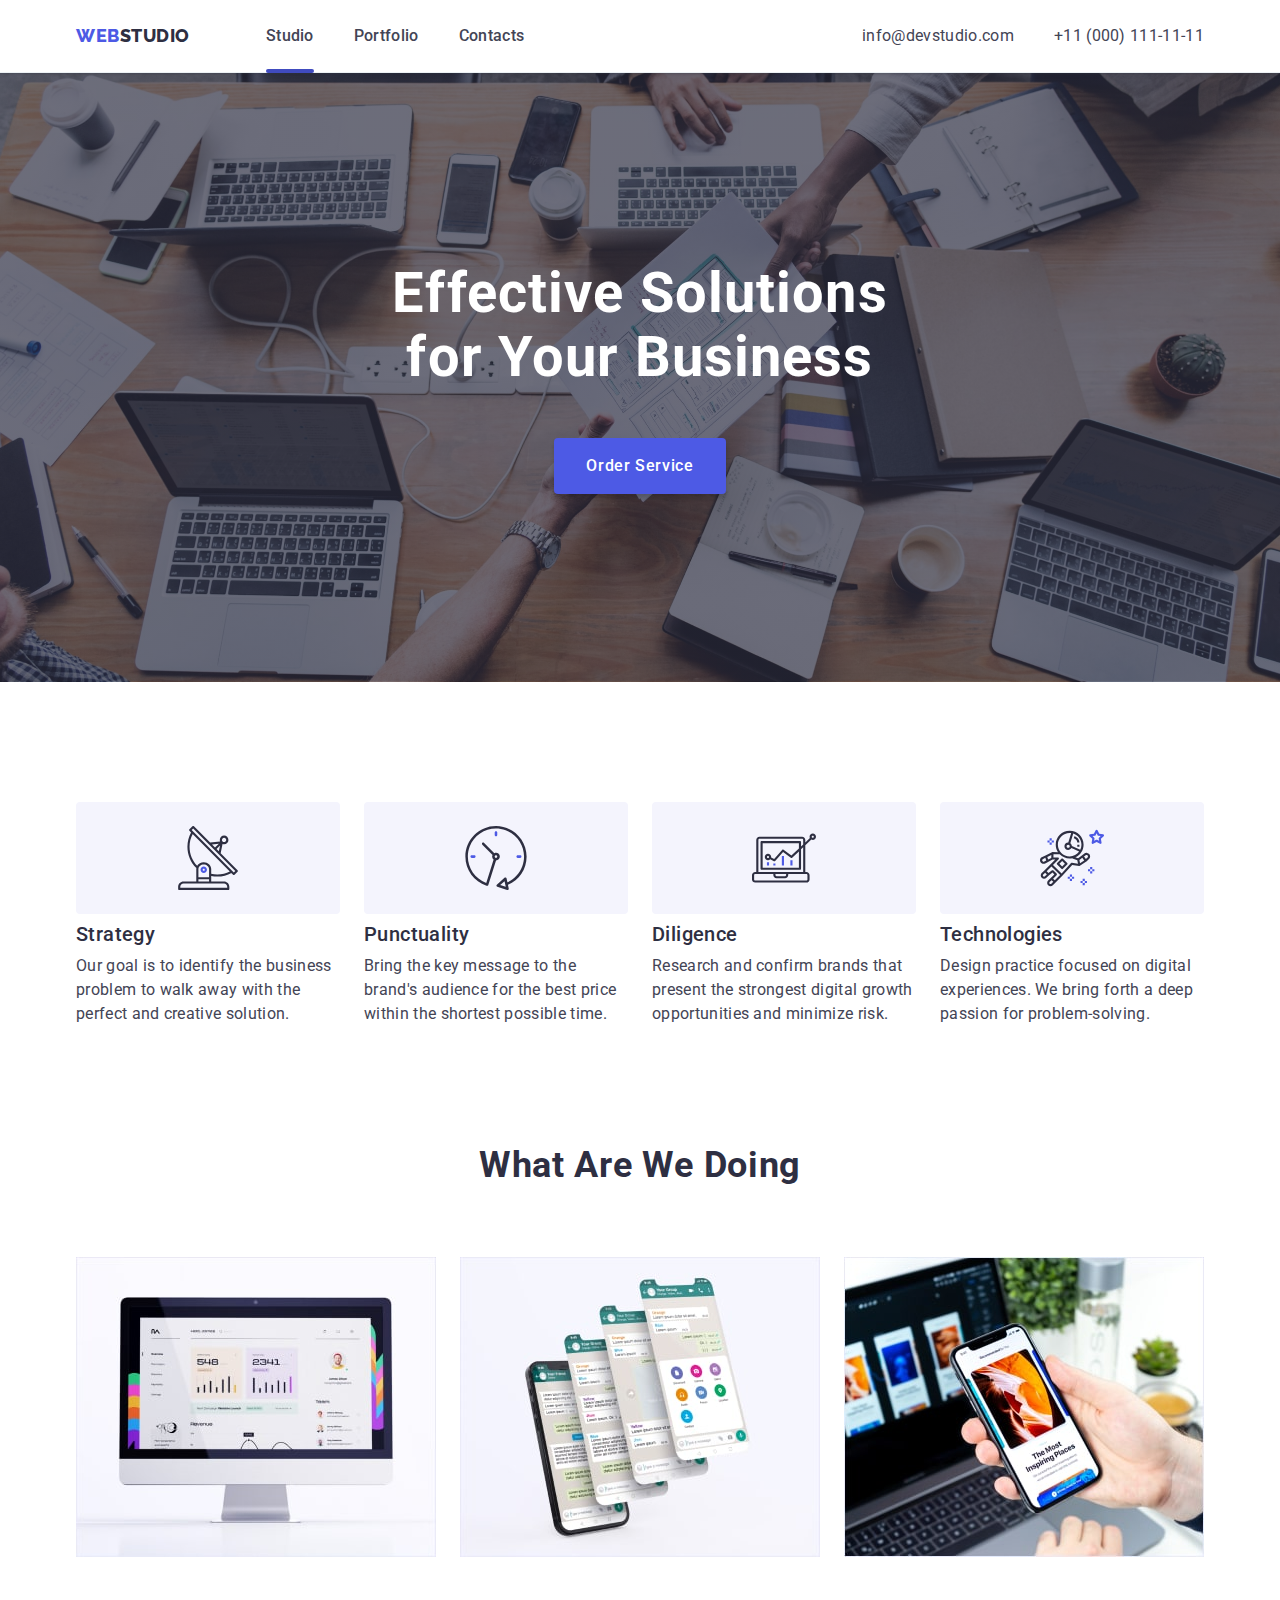
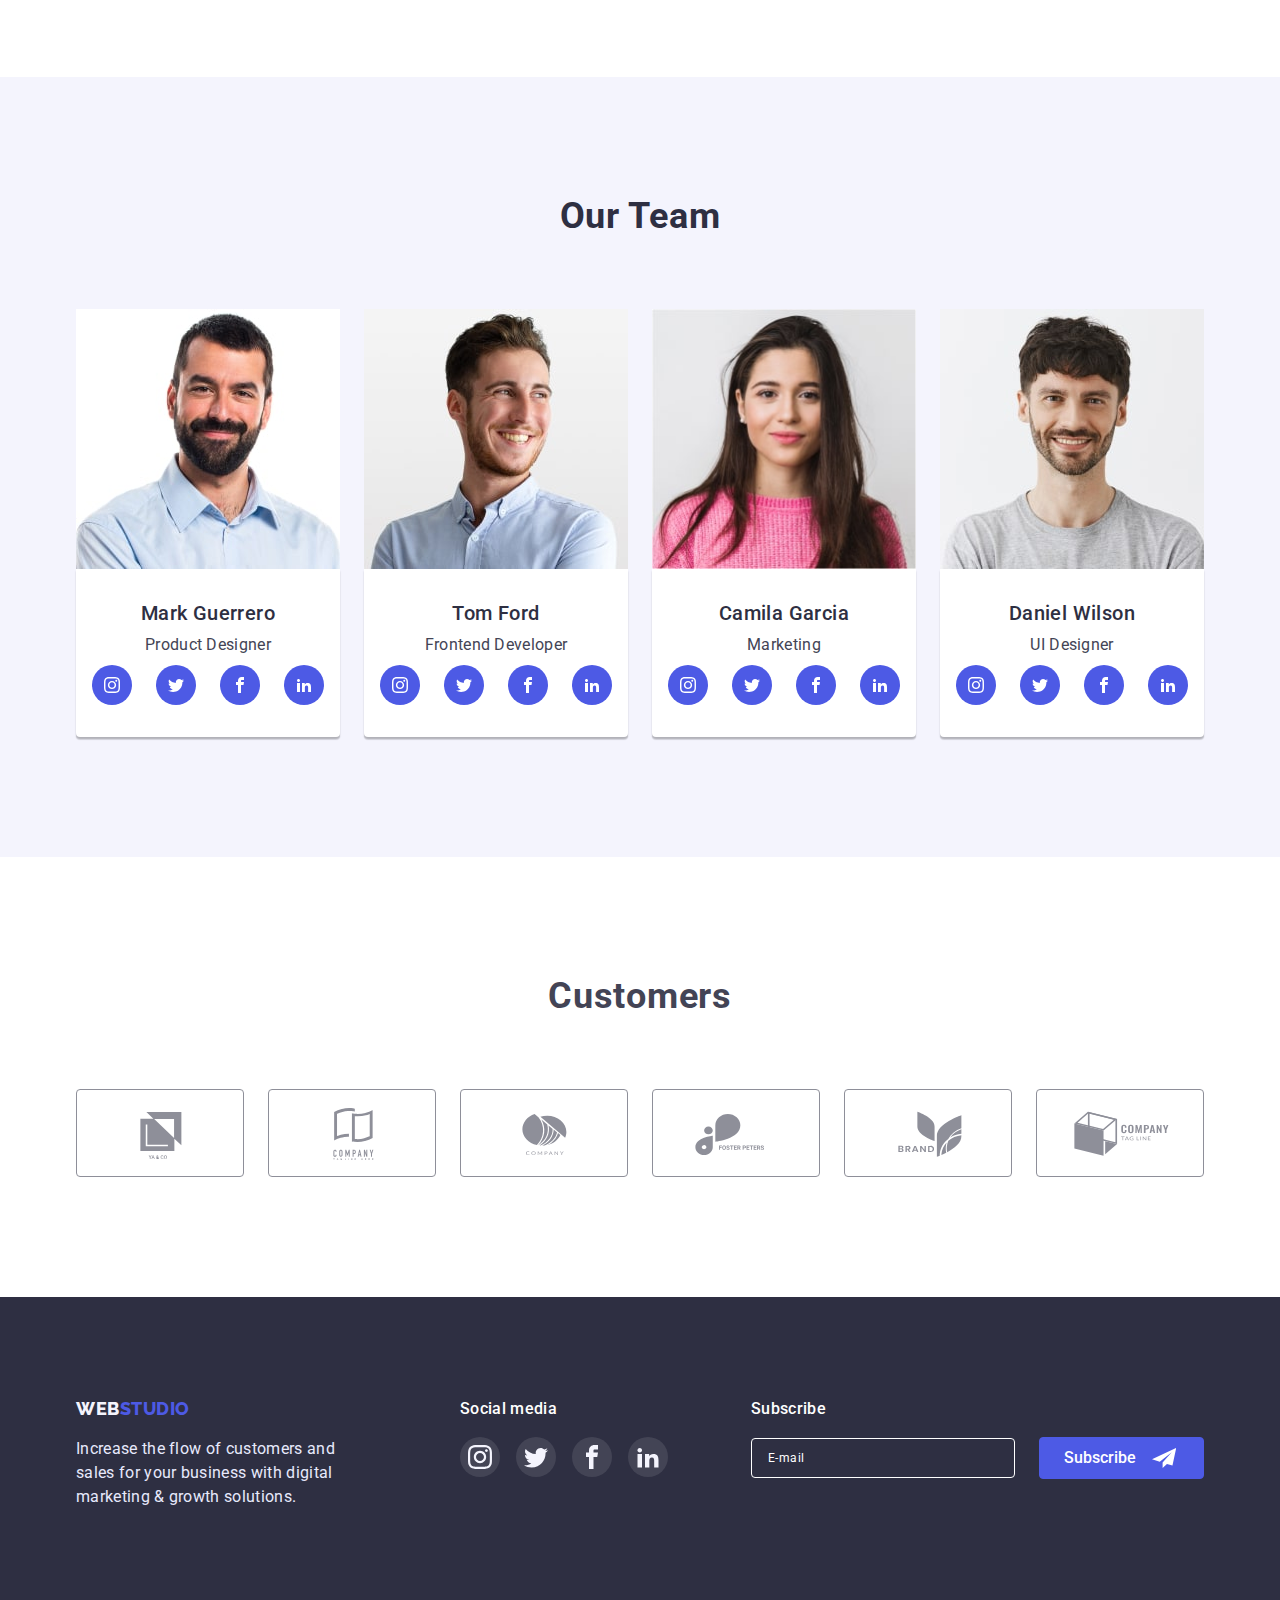
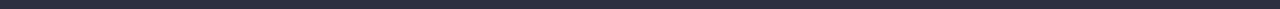
<file: index.html>
<!DOCTYPE html>
<html lang="en">
  <head>
    <meta charset="UTF-8" />
    <meta http-equiv="X-UA-Compatible" content="IE=edge" />
    <meta name="viewport" content="width=device-width, initial-scale=1.0" />
    <title>Document</title>
    <link
      rel="stylesheet"
      href="https://cdnjs.cloudflare.com/ajax/libs/modern-normalize/1.1.0/modern-normalize.css"
      integrity="sha512-Y0MM+V6ymRKN2zStTqzQ227DWhhp4Mzdo6gnlRnuaNCbc+YN/ZH0sBCLTM4M0oSy9c9VKiCvd4Jk44aCLrNS5Q=="
      crossorigin="anonymous"
      referrerpolicy="no-referrer"
    />
    <link rel="preconnect" href="https://fonts.googleapis.com" />
    <link rel="preconnect" href="https://fonts.gstatic.com" crossorigin />
    <link
      href="https://fonts.googleapis.com/css2?family=Raleway:wght@800&family=Roboto:wght@400;500;700;900&display=swap"
      rel="stylesheet"
    />
    <link rel="stylesheet" href="./css/styles.css" />
  </head>
  <body>
   <header class="page-header">
      <div class="container main-nav">
        <nav class="page-nav">
          <a href="./index.html" class="logo link"
            >Web<span class="logo-2">Studio</span></a
          >
          <ul class="menu list">
            <li class="menu-item">
              <a class="menu-link link active" href="./index.html">Studio</a>
            </li>
            <li class="menu-item">
              <a class="menu-link link" href="./portfolio.html">Portfolio</a>
            </li>
            <li class="menu-item">
              <a class="menu-link link" href="">Contacts</a>
            </li>
          </ul>
        </nav>
        <address class="address">
          <ul class="contact-list list">
            <li class="contact-item">
              <a class="contact-link link" href="mailto:info@devstudio.com"
                >info@devstudio.com</a
              >
            </li>
            <li class="contact-item">
              <a class="contact-link link" href="tel:+110001111111"
                >+11 (000) 111-11-11</a
              >
            </li>
          </ul>
        </address>
        <button type="button" class="btn-open-menu" data-menu-open>
          <svg class="icon-open-menu" width="32" height="22">
              <use href="./images/mobil-menu-close.svg#icon-icon-burger"></use>
          </svg>
      </button>
  </div>
  <div class="mob-menu is-hidden-2" data-menu>
      <div class="mobile-close-div">
          <button type="button" class="btn-close-menu" data-menu-close>
              <svg class="icon-close-menu" width="8" height="8">
                  <use href="./images/mobil-menu-close.svg#icon-close-black"></use>
              </svg>
          </button>
          <ul class="mob-nav-list list">
              <li class="mob-nav-item"><a class="mob-nav-link link" href="./index.html">Studio</a></li>
              <li class="mob-nav-item"><a class="mob-nav-link link" href="./portfolio.html">Portfolio</a></li>
              <li class="mob-nav-item"><a class="mob-nav-link link" href="">Contacts</a></li>
          </ul>
      </div>
      <div>
          <ul class="mob-menu-list list">
              <li class="mob-menu-item"><a class="menu-tel link" href="tel:+110001111111">+11 (000) 111-11-11</a></li>
              <li class="mob-menu-item"><a class="menu-email link" href="mailto:info@devstudio.com">info@devstudio.com</a>
              </li>
          </ul>
          <ul class="mob-soc-list list">
              <li class="mob-soc-item item"><a href="" class="mob-soc-link link"><svg width="24" height="24"
                          class="mob-soc-icon">
                          <use
                          href="./images/symbol-defs.svg#icon-instagram"
                        ></use>
                      </svg></a></li>
              <li class="mob-soc-item item"><a href="" class="mob-soc-link link"><svg width="24" height="24"
                          class="mob-soc-icon">
                          <use href="./images/symbol-defs.svg#icon-twitter"></use>
                      </svg></a></li>
              <li class="mob-soc-item item"><a href="" class="mob-soc-link link"><svg width="24" height="24"
                          class="mob-soc-icon">
                          <use
                          href="./images/symbol-defs.svg#icon-facebook"
                        ></use>
                      </svg></a></li>
              <li class="mob-soc-item item"><a href="" class="mob-soc-link link"><svg width="24" height="24"
                          class="mob-soc-icon">
                          <use href="./images/symbol-defs.svg#icon-linkedin"></use>
                      </svg></a></li>
          </ul>
      </div>
  </div>
    </header>
    
    
    <!--main-->
    <main>
      <!--Hero-->
   <section class="hero">
        <div class="container">
          <h1 class="main-title">Effective Solutions for Your Business</h1>
          <button class="modal-button" type="button" data-modal-open>
            Order Service
          </button>
          <div class="backdrop is-hidden" data-modal>
            <div class="modal">
              <button type="button" class="modal-close-btn" data-modal-close>
                <svg class="modal-close-btn-icon" width="8" height="8">
                  <use href="./images/vector2.svg#icon-vector2"></use>
                </svg>
              </button>
              <p class="form-tittle">
                Leave your contacts and we will call you back
              </p>
              <form class="modal-form">
                <label class="modal-form-field">
                  <span class="modal-form-input-desc">Name</span>
                  <span class="modal-form-input-wrapper">
                    <input
                      type="text"
                      name="name"
                      class="modal-form-input"
                      required
                      pattern="[a-zA-Zа-яА-Я]+$"
                      minlength="2"
                    />
                    <svg class="modal-icon">
                      <use href="./images/call-icon.svg#icon-vector-1"></use>
                    </svg>
                  </span>
                </label>

                <label class="modal-form-field">
                  <span class="modal-form-input-desc">Phone</span>
                  <span class="modal-form-input-wrapper">
                    <input
                      type="tel"
                      name="tel"
                      class="modal-form-input"
                      required
                      pattern="[0-9]{3}-[0-9]{3}-[0-9]{2}-[0-9]{2}"
                      title="xxx-xxx-xx-xx"
                    />
                    <svg class="modal-icon">
                      <use href="./images/call-icon.svg#icon-vector-2"></use>
                    </svg>
                  </span>
                </label>

                <label class="modal-form-field">
                  <span class="modal-form-input-desc">Email</span>
                  <span class="modal-form-input-wrapper">
                    <input
                      type="email"
                      name="email"
                      class="modal-form-input"
                      required
                    />
                    <svg class="modal-icon">
                      <use href="./images/call-icon.svg#icon-vector-3"></use>
                    </svg>
                  </span>
                </label>

                <label class="modal-form-field">
                  <span class="modal-form-input-desc modal-shadow"
                    >Comment</span
                  >
                  <textarea
                    id="user-message"
                    class="modal-form-message"
                    placeholder="Text input"
                  ></textarea>
                </label>

                <label class="label-check-box">
                  <input
                    id="user-policy"
                    type="checkbox"
                    name="user-policy"
                    class="modal-form-check visually-hidden"
                  />
                  <span class="modal-form-custom-checkbox">
                    <svg class="modal-form-checkbox-icon" width="11" height="8">
                      <use href="./images/call-icon.svg#icon-vector-4"></use>
                    </svg>
                  </span>
                  <span class="modal-form-option-span"
                    >I accept the terms and conditions of the
                    <a class="privacy-policy" href="">Privacy Policy</a></span
                  >
                </label>
                <button type="submit" class="modal-form-submit">Send</button>
              </form>
            </div>
          </div>
        </div>
        
      </section> 
 
      <!--Section 1-->
      <section class="section">
        <div class="container">
          <h2 class="visually-hidden">Adantages</h2>
          <ul class="about-list list">
            <li class="about-item">
              <div class="section1-div">
                <svg class="section-1-icon">
                  <use href="./images/symbol-section1.svg#icon-group-1"></use>
                </svg>
              </div>
              <h3 class="about-title">Strategy</h3>
              <p class="about-subtitle">
                Our goal is to identify the business problem to walk away with
                the perfect and creative solution.
              </p>
            </li>
            <li class="about-item">
              <div class="section1-div">
                <svg class="section-1-icon">
                  <use href="./images/symbol-section1.svg#icon-clock-2"></use>
                </svg>
              </div>
              <h3 class="about-title">Punctuality</h3>
              <p class="about-subtitle">
                Bring the key message to the brand's audience for the best price
                within the shortest possible time.
              </p>
            </li>
            <li class="about-item">
              <div class="section1-div">
                <svg class="section-1-icon">
                  <use href="./images/symbol-section1.svg#icon-diagram-3"></use>
                </svg>
              </div>
              <h3 class="about-title">Diligence</h3>
              <p class="about-subtitle">
                Research and confirm brands that present the strongest digital
                growth opportunities and minimize risk.
              </p>
            </li>
            <li class="about-item">
              <div class="section1-div">
                <svg class="section-1-icon">
                  <use
                    href="./images/symbol-section1.svg#icon-astronaut-4"
                  ></use>
                </svg>
              </div>
              <h3 class="about-title">Technologies</h3>
              <p class="about-subtitle">
                Design practice focused on digital experiences. We bring forth a
                deep passion for problem-solving.
              </p>
            </li>
          </ul>
        </div>
      </section> 
      
      <!--Section 2-->
      <section class="section section-2">
        <div class="container">
          <h2 class="section-title">What are we doing</h2>
          <ul class="cards list">
            <li>
              <img
                class=""
                src="./images/Hug-min.jpg"
                width="360"
                height="300"
                alt="sistes on pc"
              />
            </li>
            <li>
              <img
                class=""
                src="./images/Hug2-min.jpg"
                width="360"
                height="300"
                alt="mobile applications"
              />
            </li>
            <li>
              <img
                class=""
                src="./images/Hug3-min.jpg"
                width="360"
                height="300"
                alt="sistes on mobile"
              />
            </li>
          </ul>
        </div>
      </section> 
      
      
      <!--Team-->
      <section class="section team">
        <div class="container">
          <h2 class="team-title">Our Team</h2>
          <ul class="team-list list">
            <li class="team-item">
              <img  srcset="./images/mark-1x.jpg 1x, ./images/mark-2x.jpg 2x" 
               src="./images/mark-1x.jpg"  alt="mark" width="264">
               <div class="team-description">
                <h3 class="team-item-title">Mark Guerrero</h3>
                <p class="team-item-text">Product Designer</p>
                <ul class="social-list list">
                  <li class="social-item">
                    <a href="" class="team-social-link link">
                      <svg class="team-social-icon" width="16" height="16">
                        <use
                          href="./images/symbol-defs.svg#icon-instagram"
                        ></use>
                      </svg>
                    </a>
                  </li>
                  <li class="social-item">
                    <a href="" class="team-social-link link">
                      <svg class="team-social-icon" width="16" height="16">
                        <use href="./images/symbol-defs.svg#icon-twitter"></use>
                      </svg>
                    </a>
                  </li>
                  <li class="social-item">
                    <a href="" class="team-social-link link">
                      <svg class="team-social-icon" width="16" height="16">
                        <use
                          href="./images/symbol-defs.svg#icon-facebook"
                        ></use>
                      </svg>
                    </a>
                  </li>
                  <li class="social-item">
                    <a href="" class="team-social-link link">
                      <svg class="team-social-icon" width="16" height="16">
                        <use
                          href="./images/symbol-defs.svg#icon-linkedin"
                        ></use>
                      </svg>
                    </a>
                  </li>
                </ul>
              </div>
            </li>
            <li class="team-item">
  
              <img  srcset="./images/tom-ford-1x.jpg 1x, ./images/tom-ford-2x.jpg 2x" 
               src="./images/tom-ford-1x.jpg"  alt="mark" width="264">
              <div class="team-description">
                <h3 class="team-item-title">Tom Ford</h3>
                <p class="team-item-text">Frontend Developer</p>
                <ul class="social-list list">
                  <li class="social-item">
                    <a href="" class="team-social-link link">
                      <svg class="team-social-icon" width="16" height="16">
                        <use
                          href="./images/symbol-defs.svg#icon-instagram"
                        ></use>
                      </svg>
                    </a>
                  </li>
                  <li class="social-item">
                    <a href="" class="team-social-link link">
                      <svg class="team-social-icon" width="16" height="16">
                        <use href="./images/symbol-defs.svg#icon-twitter"></use>
                      </svg>
                    </a>
                  </li>
                  <li class="social-item">
                    <a href="" class="team-social-link link">
                      <svg class="team-social-icon" width="16" height="16">
                        <use
                          href="./images/symbol-defs.svg#icon-facebook"
                        ></use>
                      </svg>
                    </a>
                  </li>
                  <li class="social-item">
                    <a href="" class="team-social-link link">
                      <svg class="team-social-icon" width="16" height="16">
                        <use
                          href="./images/symbol-defs.svg#icon-linkedin"
                        ></use>
                      </svg>
                    </a>
                  </li>
                </ul>
              </div>
            </li>
            <li class="team-item">
              
              <img  srcset="./images/camila-1x.jpg 1x, ./images/camila-2x.jpg 2x" 
               src="./images/camila-1x.jpg"  alt="mark" width="264">
              <div class="team-description">
                <h3 class="team-item-title">Camila Garcia</h3>
                <p class="team-item-text">Marketing</p>
                <ul class="social-list list">
                  <li class="social-item">
                    <a href="" class="team-social-link link">
                      <svg class="team-social-icon" width="16" height="16">
                        <use
                          href="./images/symbol-defs.svg#icon-instagram"
                        ></use>
                      </svg>
                    </a>
                  </li>
                  <li class="social-item">
                    <a href="" class="team-social-link link">
                      <svg class="team-social-icon" width="16" height="16">
                        <use href="./images/symbol-defs.svg#icon-twitter"></use>
                      </svg>
                    </a>
                  </li>
                  <li class="social-item">
                    <a href="" class="team-social-link link">
                      <svg class="team-social-icon" width="16" height="16">
                        <use
                          href="./images/symbol-defs.svg#icon-facebook"
                        ></use>
                      </svg>
                    </a>
                  </li>
                  <li class="social-item">
                    <a href="" class="team-social-link link">
                      <svg class="team-social-icon" width="16" height="16">
                        <use
                          href="./images/symbol-defs.svg#icon-linkedin"
                        ></use>
                      </svg>
                    </a>
                  </li>
                </ul>
              </div>
            </li>
            <li class="team-item">
            
              <img  srcset="./images/daniel-1x.jpg 1x, ./images/daniel-2x.jpg 2x" 
              src="./images/daniel-1x.jpg"  alt="mark" width="264">
              <div class="team-description">
                <h3 class="team-item-title">Daniel Wilson</h3>
                <p class="team-item-text">UI Designer</p>
                <ul class="social-list list">
                  <li class="social-item">
                    <a href="" class="team-social-link link">
                      <svg class="team-social-icon" width="16" height="16">
                        <use
                          href="./images/symbol-defs.svg#icon-instagram"
                        ></use>
                      </svg>
                    </a>
                  </li>
                  <li class="social-item">
                    <a href="" class="team-social-link link">
                      <svg class="team-social-icon" width="16" height="16">
                        <use href="./images/symbol-defs.svg#icon-twitter"></use>
                      </svg>
                    </a>
                  </li>
                  <li class="social-item">
                    <a href="" class="team-social-link link">
                      <svg class="team-social-icon" width="16" height="16">
                        <use
                          href="./images/symbol-defs.svg#icon-facebook"
                        ></use>
                      </svg>
                    </a>
                  </li>
                  <li class="social-item">
                    <a href="" class="team-social-link link">
                      <svg class="team-social-icon" width="16" height="16">
                        <use
                          href="./images/symbol-defs.svg#icon-linkedin"
                        ></use>
                      </svg>
                    </a>
                  </li>
                </ul>
              </div>
            </li>
          </ul>
        </div>
      </section>
  
    <!--Team-->
    
    <!--Section customers-->
      <section class="section customers">
        <div class="container">
          <h2 class="customers-title">Customers</h2>
          <ul class="customers-list list">
            <li class="customers-item">
              <a href="" class="customers-link link">
                <svg class="customers-icon" width="104" height="56">
                  <use href="./images/customers.svg#icon-logo-1-2"></use>
                </svg>
              </a>
            </li>
            <li class="customers-item">
              <a href="" class="customers-link link">
                <svg class="customers-icon" width="104" height="56">
                  <use href="./images/customers.svg#icon-logo-2-2"></use>
                </svg>
              </a>
            </li>
            <li class="customers-item">
              <a href="" class="customers-link link">
                <svg class="customers-icon" width="104" height="56">
                  <use href="./images/customers.svg#icon-logo-3-2"></use>
                </svg>
              </a>
            </li>
            <li class="customers-item">
              <a href="" class="customers-link link">
                <svg class="customers-icon" width="104" height="56">
                  <use href="./images/customers.svg#icon-logo-4-2"></use>
                </svg>
              </a>
            </li>
            <li class="customers-item">
              <a href="" class="customers-link link">
                <svg class="customers-icon" width="104" height="56">
                  <use href="./images/customers.svg#icon-logo-5-2"></use>
                </svg>
              </a>
            </li>
            <li class="customers-item">
              <a href="" class="customers-link link">
                <svg class="customers-icon" width="104" height="56">
                  <use href="./images/customers.svg#icon-logo-6-2"></use>
                </svg>
              </a>
            </li>
          </ul>
        </div>
      </section> 
    
     <!--Section customers-->
    </main> 
     <!--Footer-->
    <footer class="footer">
      <div class="footer-primery container">
        <div class="logo-text">
          <a href="./index.html" class="logo2 link"
            >Web<span class="logo-footer">Studio</span></a
          >
          <p class="footer-text">
            Increase the flow of customers and sales for your business with
            digital marketing & growth solutions.
          </p>
        </div>
        <div class="footer-social">
          <p class="footer-social-text">Social media</p>
          <ul class="footer-list list">
            <li class="footer-list-item">
              <a href="" class="footer-list-link">
                <svg class="footer-list-icon" width="24" height="24">
                  <use href="./images/symbol-defs.svg#icon-instagram"></use>
                </svg>
              </a>
            </li>
            <li class="footer-list-item">
              <a href="" class="footer-list-link">
                <svg class="footer-list-icon" width="24" height="24">
                  <use href="./images/symbol-defs.svg#icon-twitter"></use>
                </svg>
              </a>
            </li>
            <li class="footer-list-item">
              <a href="" class="footer-list-link">
                <svg class="footer-list-icon" width="24" height="24">
                  <use href="./images/symbol-defs.svg#icon-facebook"></use>
                </svg>
              </a>
            </li>
            <li class="footer-list-item">
              <a href="" class="footer-list-link">
                <svg class="footer-list-icon" width="24" height="24">
                  <use href="./images/symbol-defs.svg#icon-linkedin"></use>
                </svg>
              </a>
            </li>
          </ul>
         </div> 
       <!--Footer-->
      
     <!--Container-->
       <div class="container-btn">
        <form class="footer-form">
          <p class="footer-form-title">Subscribe</p>
          <div class="footer-form-wrapper">
            <input
              type="email"
              aria-label="email"
              name="user_email"
              class="footer-form-input"
              placeholder="E-mail"
              required
            />
            <button type="submit" class="subscribe-button">
              Subscribe
              <svg class="subscribe-icon" width="24" height="24">
                <use href="./images/icon-send-2.svg#icon-icon-send-2"></use>
              </svg>
            </button>
          </div>
        </form>
      </div> 
    </footer>
    <script src="./js/modal.js"></script>
    <script src="./js/menu.js"></script>
  </body>
</html>
</file>
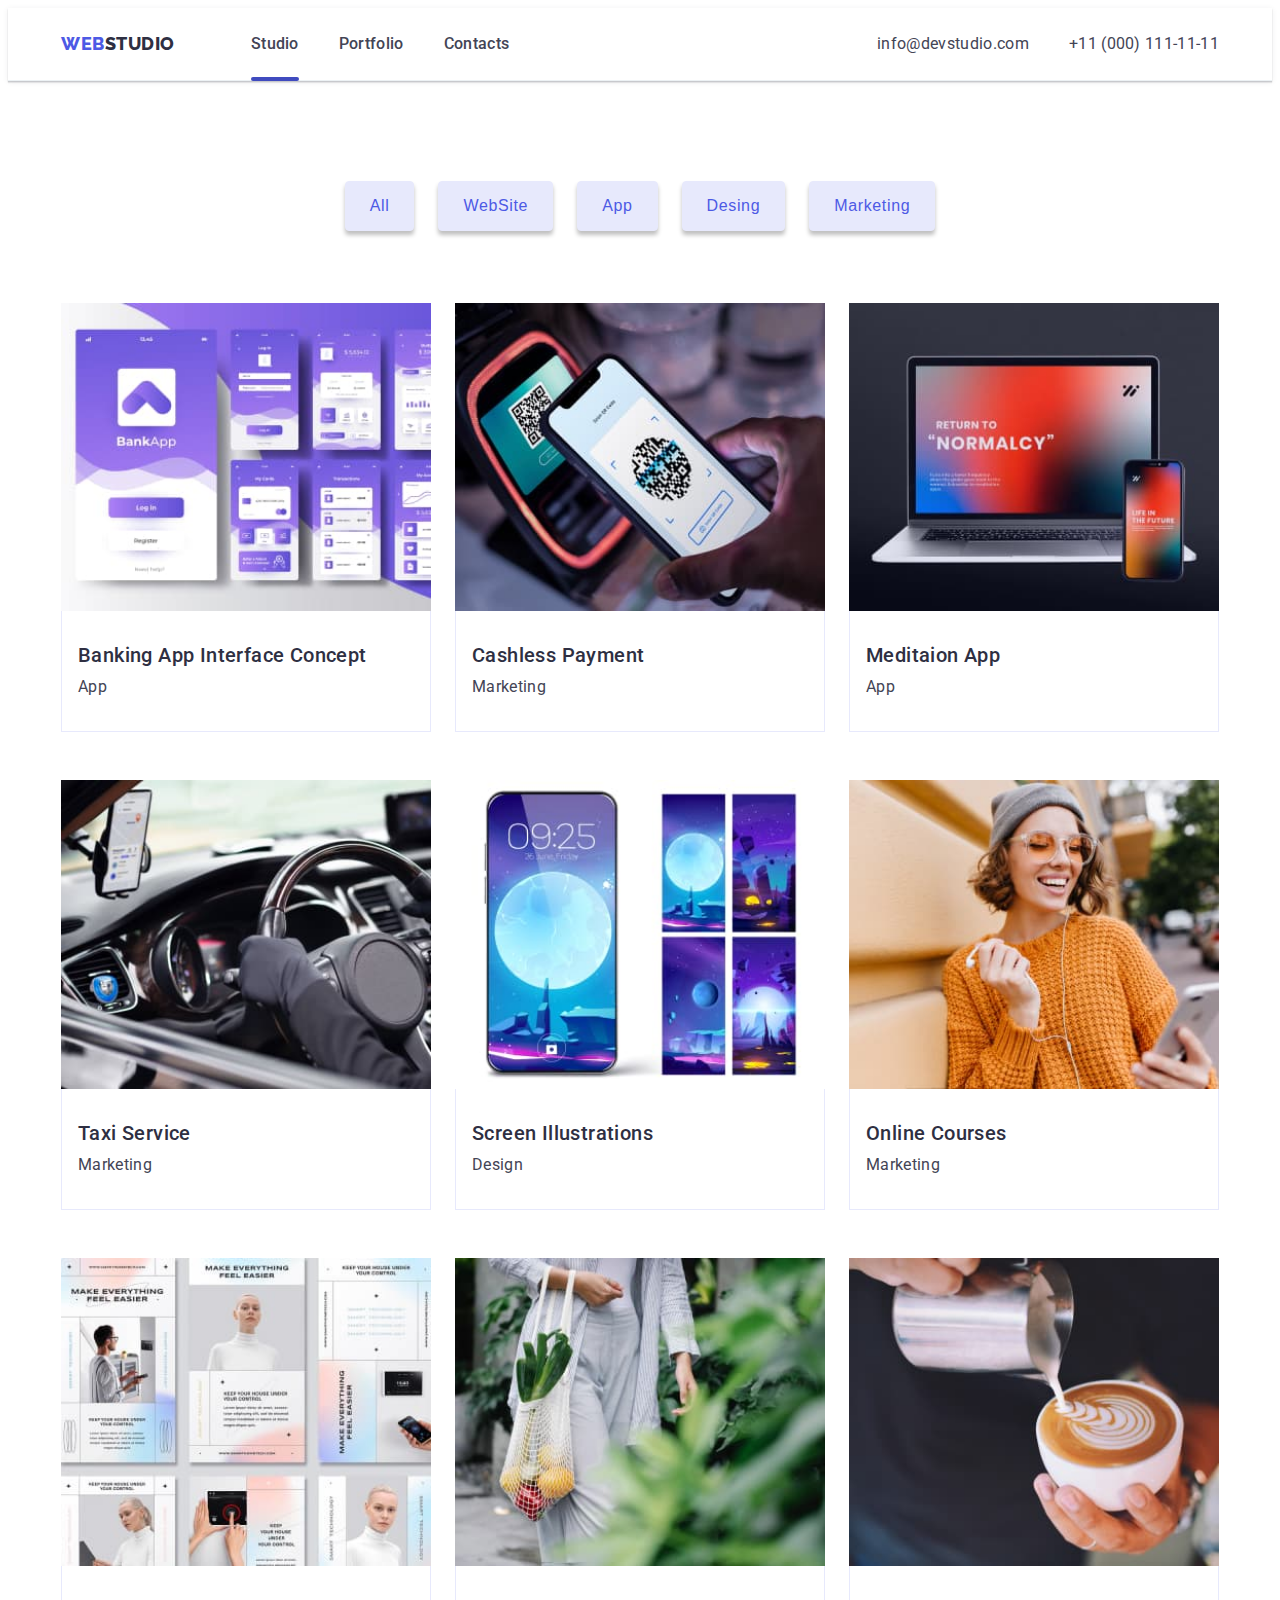
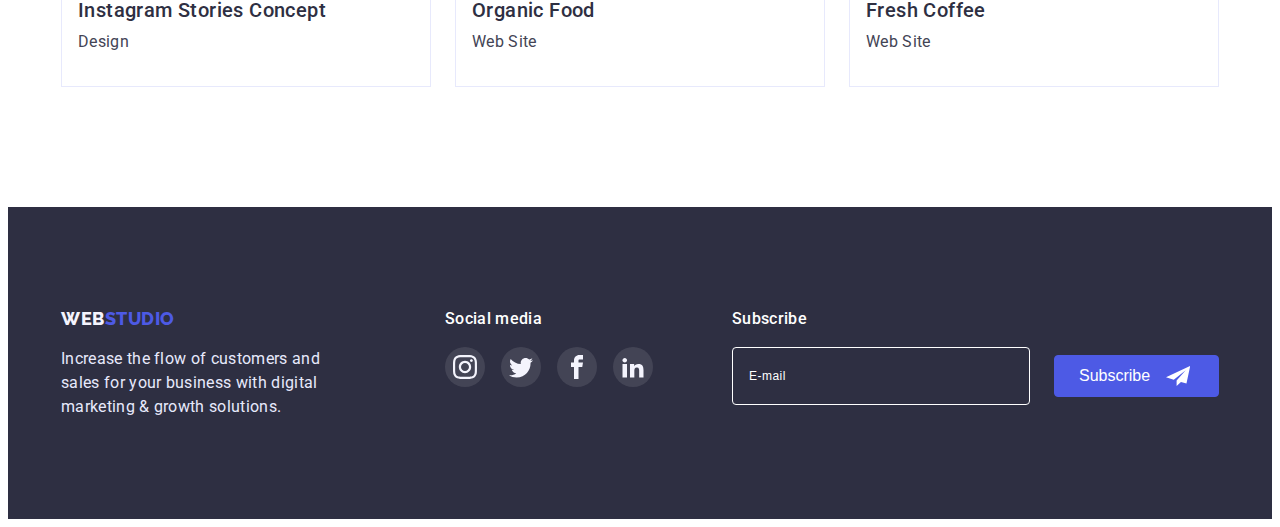
<file: portfolio.html>
<!DOCTYPE html>
<html lang="en">
  <head>
    <meta charset="UTF-8" />
    <meta http-equiv="X-UA-Compatible" content="IE=edge" />
    <meta name="viewport" content="width=device-width, initial-scale=1.0" />
    <title>Portfolio</title>
    <link rel="stylesheet" href="https://cdnjs.cloudflare.com/ajax/libs/modern-normalize/1.1.0/modern-normalize.min.css" integrity="sha512-wpPYUAdjBVSE4KJnH1VR1HeZfpl1ub8YT/NKx4PuQ5NmX2tKuGu6U/JRp5y+Y8XG2tV+wKQpNHVUX03MfMFn9Q==" crossorigin="anonymous" referrerpolicy="no-referrer" />
    <link rel="preconnect" href="https://fonts.googleapis.com"> 
    <link rel="preconnect" href="https://fonts.gstatic.com" crossorigin> 
    <link href="https://fonts.googleapis.com/css2?family=Raleway:wght@800&family=Roboto:wght@400;500;700;900&display=swap" rel="stylesheet">
    <link rel="stylesheet" href="./css/styles.css" />
  </head>
  <body>
    <header class="page-header">
      <div class="container main-nav">
        <nav class="page-nav">
          <a href="./index.html" class="logo link"
            >Web<span class="logo-2">Studio</span></a
          >
          <ul class="menu list">
            <li class="menu-item">
              <a class="menu-link link active" href="./index.html">Studio</a>
            </li>
            <li class="menu-item">
              <a class="menu-link link" href="./portfolio.html">Portfolio</a>
            </li>
            <li class="menu-item">
              <a class="menu-link link" href="">Contacts</a>
            </li>
          </ul>
        </nav>
        <address class="address">
          <ul class="contact-list list">
            <li class="contact-item">
              <a class="contact-link link" href="mailto:info@devstudio.com"
                >info@devstudio.com</a
              >
            </li>
            <li class="contact-item">
              <a class="contact-link link" href="tel:+110001111111"
                >+11 (000) 111-11-11</a
              >
            </li>
          </ul>
        </address>
        <button type="button" class="btn-open-menu" data-menu-open>
          <svg class="icon-open-menu" width="32" height="22">
              <use href="./images/mobil-menu-close.svg#icon-icon-burger"></use>
          </svg>
      </button>
  </div>
  <div class="mob-menu is-hidden-2" data-menu>
      <div class="mobile-close-div">
          <button type="button" class="btn-close-menu" data-menu-close>
              <svg class="icon-close-menu" width="8" height="8">
                  <use href="./images/mobil-menu-close.svg#icon-close-black"></use>
              </svg>
          </button>
          <ul class="mob-nav-list list">
              <li class="mob-nav-item"><a class="mob-nav-link link" href="./index.html">Studio</a></li>
              <li class="mob-nav-item"><a class="mob-nav-link link" href="./portfolio.html">Portfolio</a></li>
              <li class="mob-nav-item"><a class="mob-nav-link link" href="">Contacts</a></li>
          </ul>
      </div>
      <div>
          <ul class="mob-menu-list list">
              <li class="mob-menu-item"><a class="menu-tel link" href="tel:+110001111111">+11 (000) 111-11-11</a></li>
              <li class="mob-menu-item"><a class="menu-email link" href="mailto:info@devstudio.com">info@devstudio.com</a>
              </li>
          </ul>
          <ul class="mob-soc-list list">
              <li class="mob-soc-item item"><a href="" class="mob-soc-link link"><svg width="24" height="24"
                          class="mob-soc-icon">
                          <use
                          href="./images/symbol-defs.svg#icon-instagram"
                        ></use>
                      </svg></a></li>
              <li class="mob-soc-item item"><a href="" class="mob-soc-link link"><svg width="24" height="24"
                          class="mob-soc-icon">
                          <use href="./images/symbol-defs.svg#icon-twitter"></use>
                      </svg></a></li>
              <li class="mob-soc-item item"><a href="" class="mob-soc-link link"><svg width="24" height="24"
                          class="mob-soc-icon">
                          <use
                          href="./images/symbol-defs.svg#icon-facebook"
                        ></use>
                      </svg></a></li>
              <li class="mob-soc-item item"><a href="" class="mob-soc-link link"><svg width="24" height="24"
                          class="mob-soc-icon">
                          <use href="./images/symbol-defs.svg#icon-linkedin"></use>
                      </svg></a></li>
          </ul>
      </div>
  </div>
    </header>
    
    <!--Main-->
    <main>
      <!--filters-->
      <section class="section navigation">
        <div class="container">
        <h1 class="visually-hidden">Sait Navigetion</h1>
        <ul class="hero-buttons list">
          <li class="button-portfolio-list"><button class="modal-btn" type="button">All</button></li>
          <li class="button-portfolio-list"><button class="modal-btn" type="button">WebSite</button></li>
          <li class="button-portfolio-list"><button class="modal-btn" type="button">App</button></li>
          <li class="button-portfolio-list"><button class="modal-btn" type="button">Desing</button></li>
          <li class="button-portfolio-list"><button class="modal-btn" type="button">Marketing</button></li>
        </ul>
        
        <ul class="about-row list">
          
          <!--card 1-->
          <li class="row-item">
                <a href="#" class="site-nav">
                  <div class="cards-overlay">
                  <img src="./images/row1-1.jpg" alt="Bankapp" width="360" height="300"></img>
                <p class="overlay-desc">14 Stylish and User-Friendly App Design Concepts · Task Manager App · Calorie Tracker App · Exotic Fruit Ecommerce App · Cloud Storage App</p>
                </div>
                <div class="portfolio-text">
                  <h2 class="row-item-title">Banking App Interface Concept</h2>
                    <p class="row-item-text">App</p>
                  </div>
                </a>
            </li>
            <li class="row-item">
                <a href="#" class="site-nav">
                  <div class="cards-overlay">
                  <img class="portfolio-img" src="./images/row1-2.jpg" alt="Cashless Payment" width="360" height="300"></img>
                <p class="overlay-desc">14 Stylish and User-Friendly App Design Concepts · Task Manager App · Calorie Tracker App · Exotic Fruit Ecommerce App · Cloud Storage App</p>
                </div>
                  <div class="portfolio-text">
                  <h2 class="row-item-title">Cashless Payment</h2>
                    <p class="row-item-text">Marketing</p>
                  </div>
                </a>
            </li>
            <li class="row-item">
                <a href="#" class="site-nav"> 
                  <div class="cards-overlay">
                  <img class="portfolio-img" src="./images/row1-3.jpg" alt="Meditaion App" width="360" height="300"></img>
                <p class="overlay-desc">14 Stylish and User-Friendly App Design Concepts · Task Manager App · Calorie Tracker App · Exotic Fruit Ecommerce App · Cloud Storage App</p>
                </div>
                  <div class="portfolio-text">
                  <h2 class="row-item-title">Meditaion App</h2>
                    <p class="row-item-text">App</p>
                  </div>
                </a>
            </li>
            <li class="row-item">
                <a href="#" class="site-nav"> 
                  <div class="cards-overlay">
                  <img class="portfolio-img" src="./images/row2-1.jpg" alt="Taxi Service" width="360" height="300"></img>
                <p class="overlay-desc">14 Stylish and User-Friendly App Design Concepts · Task Manager App · Calorie Tracker App · Exotic Fruit Ecommerce App · Cloud Storage App</p>
                </div>
                  <div class="portfolio-text">
                  <h2 class="row-item-title">Taxi Service</h2>
                    <p class="row-item-text">Marketing</p>
                  </div>
                </a>
            </li>
            <li class="row-item">
                <a href="#" class="site-nav">
                  <div class="cards-overlay">
                  <img class="portfolio-img" src="./images/row2-2.jpg" alt="Screen Illustrations" width="360" height="300"></img>
                <p class="overlay-desc">14 Stylish and User-Friendly App Design Concepts · Task Manager App · Calorie Tracker App · Exotic Fruit Ecommerce App · Cloud Storage App</p>
                </div>
                  <div class="portfolio-text">
                  <h2 class="row-item-title">Screen Illustrations</h2>
                    <p class="row-item-text">Design</p>
                  </div>
                  </a>
            </li>
            <li class="row-item">
                <a href="#" class="site-nav"> 
                  <div class="cards-overlay">
                  <img class="portfolio-img" src="./images/row2-3.jpg" alt="Online Courses" width="360" height="300"></img>
                <p class="overlay-desc">14 Stylish and User-Friendly App Design Concepts · Task Manager App · Calorie Tracker App · Exotic Fruit Ecommerce App · Cloud Storage App</p>
                </div>
                  <div class="portfolio-text">
                  <h2 class="row-item-title">Online Courses</h2>
                    <p class="row-item-text">Marketing</p>
                  </div>
                </a>
            </li>
            <li class="row-item">
                <a href="#" class="site-nav"> 
                  <div class="cards-overlay">
                  <img class="portfolio-img" src="./images/row3-1.jpg" alt="Instagram Stories Concept" width="360" height="300"></img>
                <p class="overlay-desc">14 Stylish and User-Friendly App Design Concepts · Task Manager App · Calorie Tracker App · Exotic Fruit Ecommerce App · Cloud Storage App</p>
                </div>
                  <div class="portfolio-text">
                  <h2 class="row-item-title">Instagram Stories Concept</h2>
                    <p class="row-item-text">Design</p>
                  </div>
                </a>
            </li>
            <li class="row-item">
                <a href="#" class="site-nav"> 
                  <div class="cards-overlay">
                  <img class="portfolio-img" src="./images/row3-2.jpg" alt="Organic Food" width="360" height="300"></img>
                <p class="overlay-desc">14 Stylish and User-Friendly App Design Concepts · Task Manager App · Calorie Tracker App · Exotic Fruit Ecommerce App · Cloud Storage App</p>
                </div>
                  <div class="portfolio-text">
                  <h2 class="row-item-title">Organic Food</h2>
                    <p class="row-item-text">Web Site</p>
                  </div>
                </a>
            </li>
            <li class="row-item">
                <a href="#" class="site-nav"> 
                  <div class="cards-overlay">
                  <img class="portfolio-img" src="./images/img-3-3.jpg" alt="Fresh Coffee" width="360" height="300"></img>
                 <!--
                  <picture>
                    <source srcset="
                        ./images/portfolio-1.jpg    1x,
                        ./images/portfolio-1@2x.jpg 2x
                      " media="(min-width: 1158px)">
                    <source srcset="
                        ./images/portfolio-1-tablet.jpg    1x,
                        ./images/portfolio-1-tablet@2x.jpg 2x
                      " media="(min-width: 768px)">
                    <source srcset="
                        ./images/portfolio-1-mobile.jpg    1x,
                        ./images/portfolio-1-mobile@2x.jpg 2x
                      " media="(max-width: 767px)">
                    <img src="./images/portfolio-1.jpg" alt="banking app" width="360" height="300" class="portfolio-item-img">
                  </picture> 
                -->

                <p class="overlay-desc">14 Stylish and User-Friendly App Design Concepts · Task Manager App · Calorie Tracker App · Exotic Fruit Ecommerce App · Cloud Storage App</p>
                </div>
                   <div class="portfolio-text">
                  <h2 class="row-item-title">Fresh Coffee</h2>
                    <p class="row-item-text">Web Site</p>
                  </div>
                </a>
            </li>
        </ul>
      </div>
      </section>
    </main>
    <footer class="footer">
      <div class="footer-primery container">
        <div class="logo-text">
        <a href="./index.html" class="logo2 link"
          >Web<span class="logo-footer">Studio</span></a
        >
        <p class="footer-text">
          Increase the flow of customers and sales for your business with
          digital marketing & growth solutions.
        </p>
      </div>
        <div class="footer-social">
          <p class="footer-social-text">Social media</p>
          <ul class="footer-list list">
            <li class="footer-list-item">
              <a href="" class="footer-list-link">
                <svg class="footer-list-icon" width="24" height="24">
                  <use href="./images/symbol-defs.svg#icon-instagram"></use>
                </svg>
              </a>
            </li>
            <li class="footer-list-item">
              <a href="" class="footer-list-link">
                <svg class="footer-list-icon" width="24" height="24">
                  <use href="./images/symbol-defs.svg#icon-twitter"></use>
                </svg>
              </a>
            </li>
            <li class="footer-list-item">
              <a href="" class="footer-list-link">
                <svg class="footer-list-icon" width="24" height="24">
                  <use href="./images/symbol-defs.svg#icon-facebook"></use>
                </svg>
              </a>
            </li>
            <li class="footer-list-item">
              <a href="" class="footer-list-link">
                <svg class="footer-list-icon" width="24" height="24">
                  <use href="./images/symbol-defs.svg#icon-linkedin"></use>
                </svg>
              </a>
            </li>
          </ul>
        </ul>
        </div>
      
      <div class="container-btn">
        <form class="footer-form">
          <p class="footer-form-title">Subscribe</p>
          <div class="footer-form-wrapper">
            <input
              type="email"
              aria-label="email"
              name="user_email"
              class="footer-form-input"
              placeholder="E-mail"
              required
            />
            
            <button type="submit" class="subscribe-button">
              Subscribe
              <svg class="subscribe-icon" width="24" height="24">
                <use href="./images/icon-send-2.svg#icon-icon-send-2"></use>
              </svg>
            </button>
          </div>
        </form>
      </div>
    </footer>
  </body>
</html>
</file>
<file: css/styles.css>
/* body style */
body {
  font-family: "Roboto", sans-serif;
  letter-spacing: 0.02em;
  color: var(--color-of-pharaghraps);
}
:root {
  --blue-text-color: #2e2f42;
  --iris-text-color: #4d5ae5;
  --color-of-pharaghraps: #434455;
  --color-button-white: #ffffff;
  --color-ocean-button: #404bbf;
  --color-cloud-logo: #f4f4fd;
  --color-cornflower-footer: #e7e9fc;
  --color-border: #ecf1f4;
  --color-customers: #8e8f99;
  --color-icon-footer: #31d0aa;
  --color-modal-bg: #fcfcfc;
}

h1,
h2,
h3,
h4,
h5,
h6,
p {
  margin: 0%;
}
ul {
  padding-left: 0%;
  padding: 0%;
}
img {
  display: block;
  width: 100%;
  height: auto;
}
.container {
  width: 100%;
  margin: 0 auto;
  padding-left: 15px;
  padding-right: 15px;
  max-width: 428px;
}
@media screen and (min-width: 768px) {
  .container {
    max-width: 768px;
  }
}
@media screen and (min-width: 1158px) {
  .container {
    max-width: 1158px;
  }
}
.section {
  padding: 96px 0;
}
@media screen and (min-width: 1158px) {
  .section {
    padding: 120px 0;
  }
}

/* decoration */
.list {
  list-style: none;
  margin: 0;
}
.link {
  text-decoration: none;
}

/* header */
.page-header {
  position: relative;
  padding-top: 24px;
  padding-bottom: 22px;
  border-bottom: 1px solid var(--color-border);
  box-shadow: 0px 2px 1px rgba(46, 47, 66, 0.08),
    0px 1px 1px rgba(46, 47, 66, 0.16), 0px 1px 6px rgba(46, 47, 66, 0.08);
}
@media screen and (min-width: 768px) {
  .page-header {
    padding: 0;
  }
}
.main-nav {
  display: flex;
  justify-content: space-between;
  align-items: center;
}
.page-nav {
  display: flex;
  align-items: center;
  justify-content: center;
}
.logo {
  font-family: "Raleway", sans-serif;
  font-weight: 800;
  font-size: 18px;
  line-height: 1.33;
  letter-spacing: 0.03em;
  text-transform: uppercase;
  color: var(--iris-text-color);
  margin-right: 76px;
  transition: color 250ms cubic-bezier(0.4, 0, 0.2, 1);
}

.logo-2 {
  color: var(--blue-text-color);
  transition: color 250ms cubic-bezier(0.4, 0, 0.2, 1);
}
.menu {
  /* display: flex;*/
  display: none;
}
@media screen and (min-width: 768px) {
  .menu {
    display: flex;
    gap: 40px;
  }
}

.menu-link {
  display: inline-block;
  padding: 24px 0;
  position: relative;
  font-weight: 500;
  font-size: 16px;
  line-height: 1.5;
  letter-spacing: 0.02em;
  transition: color 250ms cubic-bezier(0.4, 0, 0.2, 1);
}

.menu-item .menu-link {
  color: var(--color-of-pharaghraps);
  transition: transform 250ms cubic-bezier(0.4, 0, 0.2, 1);
}
.menu-item .menu-link:focus,
.menu-item .menu-link:hover {
  color: var(--color-ocean-button);
}
.active {
}
.active::after {
  position: absolute;
  content: "";
  width: 100%;
  height: 4px;
  background-color: var(--color-ocean-button);
  left: 0%;
  bottom: -1px;
  border-radius: 2px;
}
.address {
  margin-left: auto;
  display: none;
}
@media screen and (min-width: 768px) {
  .address {
    display: block;
  }
}
.contact-list {
  display: flex;
  flex-direction: column;
  gap: 12px;
  /*gap: 40px;*/
}
@media screen and (min-width: 1158px) {
  .contact-list {
    gap: 40px;
    flex-direction: row;
  }
}
.contact-link {
  font-style: normal;
  font-size: 16px;
  line-height: 1.5;
  letter-spacing: 0.02em;
  color: var(--color-of-pharaghraps);
}

.contact-link:hover,
.contact-link:focus {
  color: var(--iris-text-color);
}

/* header */

/* Mobile */
.btn-open-menu {
  background-color: transparent;
  border: none;
}
@media screen and (min-width: 768px) {
  .btn-open-menu {
    display: none;
  }
}
.icon-open-menu {
  stroke: #2e2f42;
}
.mob-menu {
  position: fixed;
  z-index: 100;
  display: flex;
  flex-direction: column;
  justify-content: space-between;
  top: 0;
  width: 100%;
  height: 100%;
  background-color: var(--color-button-white);
  padding: 80px 24px 40px 40px;
  overflow: auto;
  transition: opacity, visibility;
  transition-duration: 300ms;
  transition-timing-function: linear;
  visibility: visible;
  opacity: 1;
}

.is-hidden-2 {
  visibility: hidden;
  opacity: 0;
}

.btn-close-menu {
  position: absolute;
  top: 24px;
  right: 24px;
  display: flex;
  justify-content: center;
  align-items: center;
  width: 24px;
  height: 24px;
  background-color: rgba(231, 233, 252, 0.1);
  border: 1px solid rgba(46, 47, 66, 0.1);
  border-radius: 50%;
  margin-bottom: 30px;
}

.icon-close-menu {
  color: var(--blue-text-color);
}

.mob-nav-item:not(:last-child) {
  margin-bottom: 40px;
}
.mob-nav-item {
}

.mob-nav-link {
  font-weight: 700;
  font-size: 36px;
  line-height: 1.11;
  letter-spacing: 0.02em;
  text-transform: capitalize;
  color: var(--blue-text-color);
}

.studio-link {
  color: var(--color-ocean-button);
}

.portfolio-link {
  color: var(--color-ocean-button);
}

.mob-menu-list {
  display: flex;
  flex-direction: column;
  gap: 40px;
  margin-bottom: 48px;
}

.menu-tel {
  font-weight: 700;
  font-size: 36px;
  line-height: 1.11;
  letter-spacing: 0.02em;
  text-transform: capitalize;
  color: var(--iris-text-color);
}

.menu-email {
  font-weight: 500;
  font-size: 20px;
  line-height: 1.2;
  letter-spacing: 0.02em;
  color: var(--color-of-pharaghraps);
}

.mob-soc-list {
  display: flex;
  gap: 56px;
}

.mob-soc-item {
  width: 40px;
  height: 40px;
}

.mob-soc-link {
  width: 100%;
  height: 100%;
  display: flex;
  align-items: center;
  justify-content: center;
  border-radius: 50%;
  background-color: var(--iris-text-color);
  transition-property: background-color;
  transition-duration: 250ms;
  transition-timing-function: cubic-bezier(0.4, 0, 0.2, 1);
}
.mob-soc-icon {
  fill: var(--color-button-white);
}
/* mobile */

/* Hero */
.hero {
  background: var(--blue-text-color);
  text-align: center;
  padding-top: 112px;
  padding-bottom: 112px;
  background-image: linear-gradient(
      rgba(46, 47, 66, 0.7),
      rgba(46, 47, 66, 0.7)
    ),
    url(../images/image-mob-min.jpg);
  background-repeat: no-repeat;
  background-position: center;
  background-size: cover;
  max-width: 1440px;
  margin: 0% auto;
}
@media screen and (min-device-pixel-ratio: 2), (min-resolution: 192dpi) {
  .hero {
    background-image: linear-gradient(
        rgba(46, 47, 66, 0.7),
        rgba(46, 47, 66, 0.7)
      ),
      url(../images/image-mob-2x-min.jpg);
  }
}

@media screen and (min-width: 768px) {
  .hero {
    background-image: linear-gradient(
        rgba(46, 47, 66, 0.7),
        rgba(46, 47, 66, 0.7)
      ),
      url(../images/image-tab-min.jpg);
  }
}

@media screen and (min-device-pixel-ratio: 2) and (min-width: 768px),
  (min-resolution: 192dpi) and (min-width: 768px) {
  .hero {
    background-image: linear-gradient(
        rgba(46, 47, 66, 0.7),
        rgba(46, 47, 66, 0.7)
      ),
      url(../images/image-tab-2x-min.jpg);
  }
}
@media screen and (min-width: 1158px) {
  .hero {
    padding-top: 188px;
    padding-bottom: 188px;
    background-image: linear-gradient(
        rgba(46, 47, 66, 0.7),
        rgba(46, 47, 66, 0.7)
      ),
      url(../images/image-desk-min.jpg);
  }
}
@media screen and (min-device-pixel-ratio: 2) and (min-width: 1158px),
  (min-resolution: 192dpi) and (min-width: 1158px) {
  .hero {
    background-image: linear-gradient(
        rgba(46, 47, 66, 0.7),
        rgba(46, 47, 66, 0.7)
      ),
      url(../images/image-desk-2x-min.jpg);
  }
}

.main-title {
  font-weight: 700;
  font-size: 36px;
  width: 320px;
  letter-spacing: 0.02em;
  color: var(--color-button-white);
  margin-left: auto;
  margin-right: auto;
  margin-bottom: 72px;
}
@media screen and (min-width: 768px) {
  .main-title {
    font-size: 56px;
    width: 496px;
    margin-bottom: 48px;
  }
}
.modal-button {
  font-weight: 500;
  font-size: 16px;
  line-height: 1.5;
  display: block;
  margin: 0 auto;
  letter-spacing: 0.04em;
  align-items: center;

  color: var(--color-button-white);
  background-color: var(--iris-text-color);
  cursor: pointer;
  box-shadow: 0px 4px 4px rgba(0, 0, 0, 0.15);

  border-radius: 4px;
  padding: 16px 32px;
  border: transparent;
  transition: background-color 250ms cubic-bezier(0.4, 0, 0.2, 1);
}
.hero .modal-button:hover,
.hero .modal-button:focus {
  background-color: var(--color-ocean-button);
  box-shadow: 0px 4px 4px rgba(0, 0, 0, 0.15);
}
/* Filters */
.navigation {
  background: none;
  padding-top: 48px;
}
@media screen and (min-width: 768px) {
  .navigation {
    padding-top: 64px;
  }
}
@media screen and (min-width: 1158px) {
  .navigation {
    padding-top: 100px;
  }
}
.modal-btn {
  font-weight: 500;
  font-size: 16px;
  color: var(--iris-text-color);
  line-height: 1.5;
  letter-spacing: 0.04em;
  cursor: pointer;
  display: flex;

  background: var(--color-cornflower-footer);
  border: 1px solid var(--color-button-white);
  box-shadow: 0px 4px 4px rgba(0, 0, 0, 0.25);
  border-color: var(--color-cornflower-footer);
  border-radius: 4px;
  padding: 12px 24px;
  transition: color background border-color box-shadow 250ms
    cubic-bezier(0.4, 0, 0.2, 1);
}
.hero-buttons {
  display: flex;
  flex-wrap: wrap;
  gap: 16px 24px;
  margin-bottom: 48px;
  transition: color 250ms cubic-bezier(0.4, 0, 0.2, 1);
}
@media screen and (min-width: 768px) {
  .hero-buttons {
    justify-content: center;
    margin-bottom: 64px;
  }
}
@media screen and (min-width: 1158px) {
  .hero-buttons {
    margin-bottom: 72px;
  }
}
.navigation .modal-btn:hover,
.navigation .modal-btn:focus {
  background-color: var(--color-ocean-button);
  color: var(--color-button-white);
  border: 1px solid var(--color-ocean-button);
  box-shadow: 0px 3px 1px rgba(0, 0, 0, 0.1), 0px 2px 1px rgba(0, 0, 0, 0.08),
    0px 2px 2px rgba(0, 0, 0, 0.12);
}
.backdrop {
  position: fixed;
  left: 0;
  top: 0;
  width: 100%;
  height: 100%;
  background-color: rgba(46, 47, 66, 0.4);
  opacity: 1;
  transition: opacity 250ms cubic-bezier(0.4, 0, 0.2, 1);
}
.backdrop.is-hidden {
  opacity: 0;
  pointer-events: none;
  pointer-events: none;
}
.backdrop.is-hidden .modal {
  transform: translate(-50%, -50%) scale(0.9);
}
.modal {
  position: absolute;
  top: 50%;
  left: 50%;
  max-width: 392px;
  width: calc(100% - 36px);
  background: var(--color-modal-bg);
  border-radius: 4px;
  box-shadow: 0px 1px 1px rgba(0, 0, 0, 0.14), 0px 1px 3px rgba(0, 0, 0, 0.12),
    0px 2px 1px rgba(0, 0, 0, 0.2);
  transform: translate(-50%, -50%) scale(1);
  transition: transform 250ms cubic-bezier(0.4, 0, 0.2, 1);
  padding: 72px 24px 24px 24px;
}
@media screen and (min-width: 768px) {
  .modal {
    max-width: 408px;
  }
}
.modal-close-btn {
  position: absolute;
  top: 24px;
  right: 24px;
  display: flex;
  justify-content: center;
  align-items: center;
  width: 24px;
  height: 24px;
  border-radius: 50%;
  background-color: var(--color-cornflower-footer);
  color: black;
  border: 1px solid rgba(0, 0, 0, 0.1);
  padding: 0;
  cursor: pointer;
  transition: transform 250ms cubic-bezier(0.4, 0, 0.2, 1);
}
.modal-close-btn:hover,
.modal-close-btn:focus {
  background-color: var(--color-ocean-button);
  color: var(--color-button-white);
}
.modal-btn-icon {
  display: flex;
  justify-content: center;
  align-items: center;
  fill: currentColor;
}

.modal-close-btn-icon:hover,
.modal-close-btn-icon:focus {
  fill: var(--color-button-white);
}
/* modal form */
.modal-form {
  display: flex;
  flex-direction: column;
}
.form-tittle {
  font-weight: 500;
  font-size: 16px;
  line-height: 1.5;
  text-align: center;
  margin-bottom: 18px;
  letter-spacing: 0.02em;
  color: var(--blue-text-color);
}
.modal-form-field {
  margin-bottom: 8px;
}

.modal-form-input-desc {
  display: block;
  font-size: 12px;
  line-height: 1.16;
  margin-bottom: 4px;
  font-weight: 400;
  color: var(--color-customers);
  text-align: left;
}
.modal-form-input {
  width: 100%;
  height: 40px;
  border-radius: 4px;
  padding-left: 42px;
  color: var(--blue-text-color);
  transition: border-color 250ms cubic-bezier(0.4, 0, 0.2, 1);
  border: 1px solid rgba(46, 47, 66, 0.4);
}
.modal-form-input:hover {
  outline: none;
  border-color: var(--iris-text-color);
}
.modal-icon {
  position: absolute;
  top: 50%;
  left: 12px;
  transform: translateY(-50%);
  display: block;
  width: 18px;
  height: 18px;
  transition: color 250ms cubic-bezier(0.4, 0, 0.2, 1);
}
.modal-form-input-wrapper {
  display: block;
  position: relative;
}
.modal-form-message {
  font-weight: 400;
  font-size: 12px;
  line-height: 1.16;
  resize: none;
  width: 100%;
  height: 120px;
  border-radius: 4px;
  padding: 8px 16px;
  border: 1px solid rgba(46, 47, 66, 0.4);
  transition: border-color 250ms cubic-bezier(0.4, 0, 0.2, 1);
}

.modal-form-message:hover {
  outline: none;
  border-color: var(--iris-text-color);
}
.modal-form-check {
}
.modal-form-check-desc {
  display: flex;
  align-items: center;
  font-size: 12px;
  margin-bottom: 24px;
}
.modal-form-submit {
  margin-top: 24px;
  font-weight: 500;
  font-size: 16px;
  line-height: 1.5;
  display: block;
  margin: 0 auto;
  letter-spacing: 0.04em;
  align-items: center;
  margin-top: 24px;
  width: 169px;
  height: 56px;

  color: var(--color-button-white);
  background-color: var(--iris-text-color);
  cursor: pointer;
  box-shadow: 0px 4px 4px rgba(0, 0, 0, 0.15);

  border-radius: 4px;
  padding: 16px 32px;
  border: transparent;
  transition: background-color 250ms cubic-bezier(0.4, 0, 0.2, 1);
}
.modal-form-submit:hover {
  background-color: var(--color-ocean-button);
  box-shadow: 0px 4px 4px rgba(0, 0, 0, 0.15);
}
.modal-form-input:hover + .modal-icon {
  fill: var(--iris-text-color);
}
.modal-shadow {
  text-shadow: rgba(142, 143, 153, 1);
}
.modal-form-check-desc::before {
  display: block;
  content: "";
  width: 16px;
  height: 16px;
  cursor: pointer;
  border: 1px solid var(--blue-text-color);
  border-radius: 4px;
  margin-right: 8px;
}
.modal-form-custom-checkbox {
  display: inline-flex;
  align-items: center;
  justify-content: center;
  width: 16px;
  height: 15px;
  margin-right: 10px;
  border: 1px solid rgba(46, 47, 66, 0.4);
  border-radius: 2px;
}
.modal-form-checkbox-icon {
  display: block;
  align-items: center;
  justify-content: center;
  opacity: 0;
}
.modal-form-check:checked + .modal-form-custom-checkbox {
  background-color: var(--color-ocean-button);
  border: 1px solid var(--color-ocean-button);
}
.modal-form-check:checked
  + .modal-form-custom-checkbox
  .modal-form-checkbox-icon {
  opacity: 1;
  fill: var(--iris-text-color);
}
.label-check-box {
  text-align: left;
}
.modal-form-option-span {
  font-family: "Roboto";
  font-style: normal;
  font-weight: 400;
  font-size: 12px;
  line-height: 1.17;
  color: var(--color-customers);
}
.privacy-policy {
  font-family: "Roboto";
  font-style: normal;
  font-weight: 400;
  font-size: 12px;
  line-height: 1.33;
  color: var(--iris-text-color);
}

/* modal form */

/* Hero */

/* section 1 about */
.visually-hidden {
  position: absolute;
  top: -150%;
  z-index: -100;
  width: 0;
  height: 0;
  opacity: 0;
  visibility: hidden;
  user-select: none;
  pointer-events: none;
  cursor: none;
  margin: 0;
  padding: 0;
  overflow: hidden;
  border: none;
  outline: none;
  white-space: nowrap;
}

.about {
  padding: 120px 0;
}
.about-list {
  display: flex;
  flex-direction: column;
  gap: 72px 24px;
}
@media screen and (min-width: 768px) {
  .about-list {
    flex-direction: row;
    flex-wrap: wrap;
  }
}

.about-item {
  font-size: 16px;
  line-height: 1.5;
  letter-spacing: 0.02em;
  color: var(--color-of-pharaghraps);
}
@media screen and (min-width: 768px) {
  .about-item {
    width: calc((100% - 24px) / 2);
  }
}
@media screen and (min-width: 1158px) {
  .about-item {
    width: calc((100% - 72px) / 4);
  }
}

.about-title {
  font-weight: 700;
  font-size: 36px;
  text-align: center;
  line-height: 1.2;
  letter-spacing: 0.02em;
  color: var(--blue-text-color);
  margin-bottom: 8px;
}
@media screen and (min-width: 768px) {
  .about-title {
    text-align: left;
  }
}
@media screen and (min-width: 1158px) {
  .about-title {
    font-size: 20px;
    font-weight: 500;
  }
}
.about-subtitle {
  font-weight: 500;
  font-size: 16px;
  line-height: 1.5;
  letter-spacing: 0.02em;
  color: var(--color-of-pharaghraps);
}
@media screen and (min-width: 1158px) {
  .about-subtitle {
    font-weight: 400;
  }
}

.section1-div {
  height: 112px;
  display: none;
  align-items: center;
  justify-content: center;
  background-color: var(--color-cloud-logo);
  margin-bottom: 8px;
  border-radius: 4px;
}
@media screen and (min-width: 1158px) {
  .section1-div {
    display: flex;
  }
}
.section-1-icon {
  width: 64px;
  height: 64px;
}

/* section 1 about */

/* section 2 */
.section.section-2 {
  padding-top: 0;
  display: none;
}
@media screen and (min-width: 1158px) {
  .section.section-2 {
    display: block;
  }
}
.section-title {
  font-weight: 700;
  font-size: 36px;
  line-height: 1.1;
  letter-spacing: 0.02em;
  text-transform: capitalize;
  color: var(--blue-text-color);
  margin-bottom: 72px;
  text-align: center;
}
.cards {
  display: flex;
  gap: 24px;
}

/* section 2 */

/* team */
.team {
  background: var(--color-cloud-logo);
}
.team-title {
  font-weight: 700;
  font-size: 36px;
  line-height: 1.1;
  letter-spacing: 0.02em;
  text-transform: capitalize;
  color: var(--blue-text-color);
  text-align: center;
  margin-bottom: 72px;
}
.team-list {
  display: flex;
  flex-direction: column;
  gap: 72px 24px;
  text-align: center;
  align-items: center;
}
@media screen and (min-width: 768px) {
  .team-list {
    flex-direction: row;
    flex-wrap: wrap;
    max-width: 552px;
    margin: 0 auto;
  }
}
@media screen and (min-width: 1158px) {
  .team-list {
    max-width: 100%;
  }
}

.team-item {
  font-weight: 700;
  font-size: 36px;
  line-height: 0.9;
  letter-spacing: 0.02em;
  width: 264px;
}
@media screen and (min-width: 768px) {
  .team-item {
    width: calc((100% - 24px) / 2);
  }
}
@media screen and (min-width: 1158px) {
  .team-item {
    width: calc((100% - 72px) / 4);
  }
}
.team-item-title {
  font-weight: 500;
  font-size: 20px;
  line-height: 1.2;
  letter-spacing: 0.02em;
  color: var(--blue-text-color);
  margin-bottom: 8px;
}
.team-description {
  background-color: var(--color-button-white);
  border-radius: 0px 0px 4px 4px;
  text-align: center;
  padding: 32px 16px;
  box-shadow: 0px 3px 1px rgba(0, 0, 0, 0.1), 0px 2px 1px rgba(0, 0, 0, 0.08),
    0px 2px 2px rgba(0, 0, 0, 0.12);
}
.team-description .team-item-text {
  margin-bottom: 8px;
}
.team-item-text {
  font-weight: 400;
  font-size: 16px;
  line-height: 1.5;
  letter-spacing: 0.02em;
  color: var(--color-of-pharaghraps);
  margin-bottom: 32px;
}

.social-list {
  display: flex;
  justify-content: center;
  gap: 24px;
}
.social-item {
  width: 40px;
  height: 40px;
}
.team-social-link {
  display: flex;
  justify-content: center;
  align-items: center;
  width: 100%;
  height: 100%;
  border-radius: 50%;
  background-color: var(--iris-text-color);
  color: var(--color-button-white);
  border-radius: 50%;
  transition: background-color 250ms cubic-bezier(0.4, 0, 0.2, 1);
}
.team-social-link:hover,
.team-social-link:focus {
  background-color: var(--color-ocean-button);
}
.team-social-icon {
  width: 16px;
  height: 16px;
  fill: currentColor;
}
/* team */

/* customers */
.customers-title {
  font-style: normal;
  font-weight: 700;
  font-size: 36px;
  line-height: 1.11;
  text-align: center;
  letter-spacing: 0.02em;
  text-transform: capitalize;
  margin-bottom: 72px;
}
.customers-list {
  flex-wrap: wrap;
  display: flex;
  gap: 72px 16px;
}
@media screen and (min-width: 768px) {
  .customers-list {
    max-width: 552px;
    margin: 0 auto;
    gap: 72px 24px;
  }
}
@media screen and (min-width: 1158px) {
  .customers-list {
    max-width: 100%;
  }
}

.customers-item {
  flex-basis: calc((100% - 16px) / 2);
  height: 88px;
}
@media screen and (min-width: 768px) {
  .customers-item {
    flex-basis: calc((100% - 48px) / 3);
  }
}

@media screen and (min-width: 1158px) {
  .customers-item {
    flex-basis: calc((100% - 120px) / 6);
  }
}
.customers-link {
  display: flex;
  justify-content: center;
  align-items: center;
  width: 100%;
  height: 100%;
  border: 1px solid var(--color-customers);
  color: var(--color-customers);
  border-radius: 4px;
  height: 88px;
  transition: color 250ms cubic-bezier(0.4, 0, 0.2, 1),
    border-color 250ms cubic-bezier(0.4, 0, 0.2, 1);
}

.customers-icon {
  width: 104px;
  height: 56px;
}
.customers-link:hover,
.customers-link:focus {
  color: var(--color-ocean-button);
  border-color: var(--color-ocean-button);
}
.customers-icon {
  fill: currentColor;
}
/* customers */

/* navigation */

/* footer */
.footer {
  background: var(--blue-text-color);
}
.footer-primery {
  display: flex;
  align-items: center;
  flex-direction: column;
  gap: 72px 24px;
}

@media screen and (min-width: 768px) {
  .footer-primery {
    flex-direction: row;
    flex-wrap: wrap;
    max-width: 582px;
    align-items: flex-start;
  }
}
@media screen and (min-width: 1158px) {
  .footer-primery {
    max-width: 1158px;
    gap: 0;
    justify-content: space-between;
  }
}
.logo2 {
  font-family: "Raleway", sans-serif;
  font-weight: 800;
  font-size: 18px;
  line-height: 1.33;
  letter-spacing: 0.03em;
  text-transform: uppercase;
  color: var(--color-cloud-logo);
}
.logo-footer {
  font-weight: 800;
  font-size: 18px;
  line-height: 1.12;
  letter-spacing: 0.03em;
  text-transform: uppercase;
  color: var(--iris-text-color);
}
.logo-text {
  width: 264px;
  text-align: center;
  /*margin-right: 120px;*/
}
@media screen and (min-width: 768px) {
  .logo-text {
    text-align: left;
  }
}
@media screen and (min-width: 1158px) {
  .logo-text {
    margin-right: 120px;
  }
}

.logo2 .logo-footer:hover,
.logo2 .logo-footer:focus {
  color: var(--iris-text-color);
}

.footer-text {
  text-align: left;
  font-size: 16px;
  line-height: 1.5;
  letter-spacing: 0.02em;
  color: var(--color-cornflower-footer);
  margin-top: 16px;
}
.footer {
  padding-top: 100px;
  padding-bottom: 100px;
}

/* footer */

/* row */

.portfolio-text {
  border: 1px solid var(--color-cornflower-footer);
  border-top: 0;
  padding-top: 32px;
  padding-bottom: 32px;
  padding-left: 16px;
  margin: 0 auto;
}
.about-row {
  list-style-type: none;
  padding-left: 0%;
  display: flex;
  flex-wrap: wrap;
  gap: 48px 24px;
}
@media screen and (min-width: 768px) {
  .about-row {
    gap: 72px 24px;
  }
}
@media screen and (min-width: 768px) {
  .about-row {
    gap: 48px 24px;
  }
}
.row-item {
  width: 100%;
}
@media screen and (min-width: 768px) {
  .row-item {
    width: calc((100% - 24px) / 2);
  }
}
@media screen and (min-width: 1158px) {
  .row-item {
    width: calc((100% - 48px) / 3);
  }
}

.row-item-title {
  font-weight: 500;
  font-size: 20px;
  line-height: 1.2;
  letter-spacing: 0.02em;
  color: var(--blue-text-color);
  margin-top: 0 auto;
}
.row-item-text {
  font-weight: 400;
  font-size: 16px;
  line-height: 1.5;
  letter-spacing: 0.02em;
  color: var(--color-of-pharaghraps);
  margin-top: 8px;
}
.site-nav {
  text-decoration-line: none;
  display: block;
  transition: transform 250ms cubic-bezier(0.4, 0, 0.2, 1);
}
.site-nav:hover,
.site-nav:focus {
  box-shadow: 0px 3px 1px rgba(0, 0, 0, 0.1), 0px 2px 1px rgba(0, 0, 0, 0.08),
    0px 2px 2px rgba(0, 0, 0, 0.12);
}
.portfolio-img {
  display: block;
}

.cards-overlay {
  position: relative;
  overflow: hidden;
}
.overlay-desc {
  position: absolute;
  top: 0;
  left: 0;
  width: 100%;
  height: 100%;

  font-weight: 400;
  font-size: 16px;
  line-height: 1.5;
  letter-spacing: 0.02em;
  padding: 40px 32px 0;
  opacity: 0;
  color: var(--color-cloud-logo);
  background-color: rgba(77, 90, 229, 1);
  transform: translateY(100%);
  transition: transform 250ms cubic-bezier(0.4, 0, 0.2, 1),
    opacity 250ms cubic-bezier(0.4, 0, 0.2, 1);
}

.site-nav:is(:hover, :focus) .overlay-desc {
  transform: translateY(0);
  opacity: 1;
}

/* row */

.footer-social-text {
  text-align: center;
  font-family: "Roboto";
  font-weight: 500;
  font-size: 16px;
  line-height: 1.5;
  letter-spacing: 0.02em;
  color: var(--color-button-white);
  margin-bottom: 16px;
}
@media screen and (min-width: 768px) {
  .footer-social-text {
    text-align: left;
  }
}

.footer-list {
  display: flex;
  gap: 16px;
}
.footer-social {
}
@media screen and (min-width: 1158px) {
  .footer-social {
    margin-right: auto;
  }
}

.footer-list-item {
  width: 40px;
  height: 40px;
}
.footer-list-link {
  display: flex;
  justify-content: center;
  align-items: center;
  fill: var(--color-cloud-logo);
  width: 100%;
  height: 100%;
  background: rgb(255, 255, 255, 0.1);
  border-radius: 50%;
  transition: background-color 250ms cubic-bezier(0.4, 0, 0.2, 1);
}

.footer-list-link:hover,
.footer-list-link:focus {
  background-color: var(--color-icon-footer);
}
.footer-list-icon {
  width: 24px;
  height: 24px;
}

.footer-form {
}
.footer-form-title {
  text-align: center;
  font-weight: 500;
  font-size: 16px;
  line-height: 1.5;
  color: var(--color-button-white);
  margin-bottom: 16px;
}
@media screen and (min-width: 768px) {
  .footer-form-title {
    text-align: left;
  }
}

.footer-form-wrapper {
  display: flex;
  flex-direction: column;
  align-items: center;
  gap: 16px;
  width: 100%;
}
@media screen and (min-width: 768px) {
  .footer-form-wrapper {
    flex-direction: row;
    gap: 24px;
  }
}

.footer-form-input {
  font-weight: 400;
  font-size: 12px;
  line-height: 2;
  letter-spacing: 0.04em;
  display: inline;

  width: 100%;
  height: 40px;
  padding: 8px 16px;
  border: 1px solid rgba(255, 255, 255, 1);
  border-radius: 4px;
  background-color: var(--blue-text-color);
  color: var(--color-button-white);
  outline: none;
}
@media screen and (min-width: 768px) {
  .footer-form-input {
    width: 264px;
  }
}
.footer-form-input::placeholder {
  font-weight: 400;
  font-size: 12px;
  line-height: 2;
  letter-spacing: 0.04;
  color: rgba(255, 255, 255, 1);
}
.subscribe-button {
  min-width: 165px;
  min-height: 40px;
  font-weight: 500;
  font-size: 16px;
  line-height: 1.5;
  display: flex;
  align-items: center;
  text-align: center;
  padding-left: 24px;
  padding-top: 8px;
  padding-bottom: 8px;

  color: var(--color-button-white);
  background-color: var(--iris-text-color);
  gap: 16px;
  border: 1px solid var(--iris-text-color);
  border-radius: 4px;
  transition: background-color 250ms cubic-bezier(0.4, 0, 0.2, 1);
}
.subscribe-button:hover,
.subscribe-button:focus {
  background-color: var(--color-ocean-button);
  border: 1px solid var(--color-ocean-button);
}
.subscribe-icon {
  width: 24px;
  height: 24px;
  fill: var(--color-button-white);
}
.container-btn {
  width: 100%;
}
@media screen and (min-width: 768px) {
  .container-btn {
    width: auto;
  }
}
</file>
